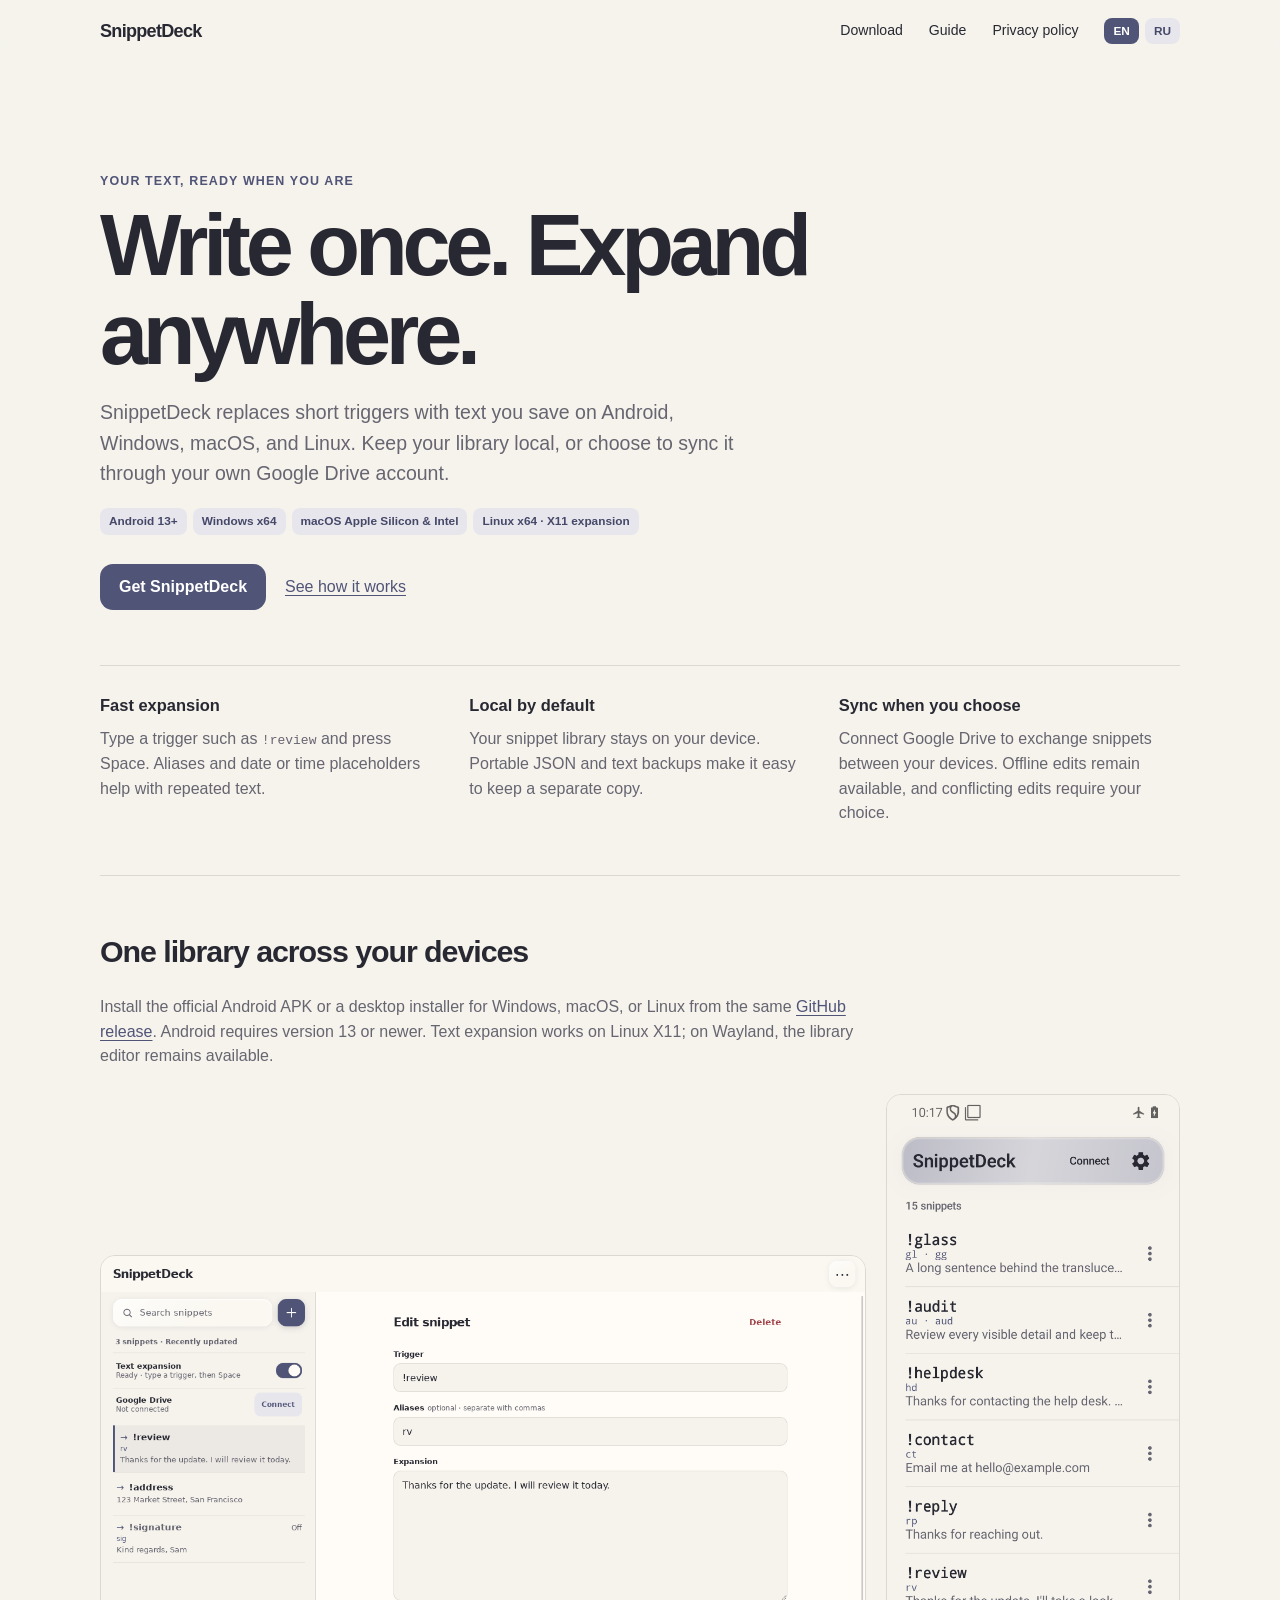
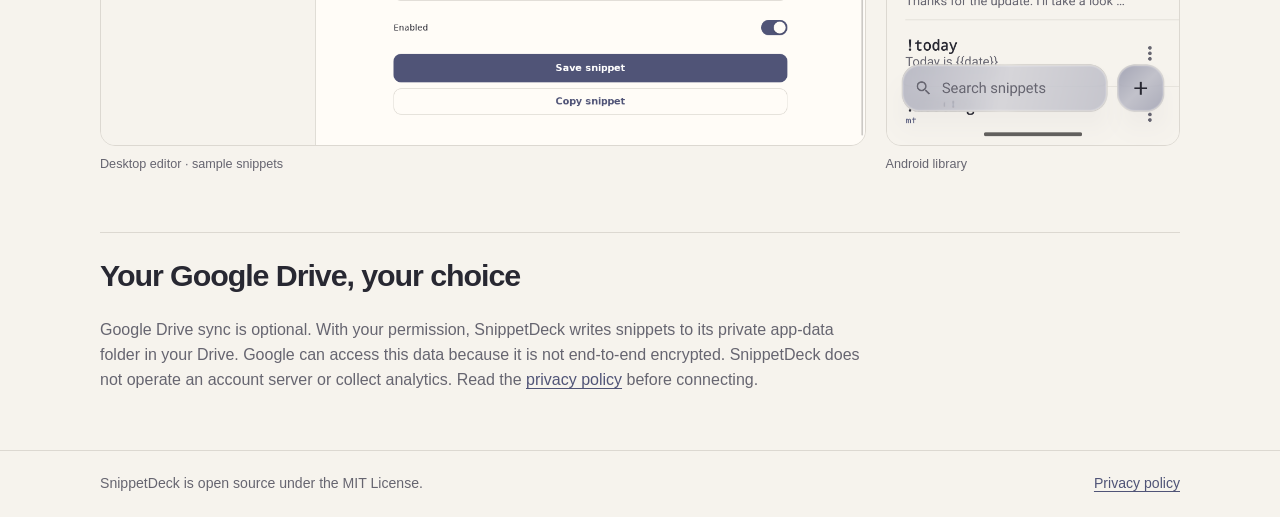
<file: docs/index.html>
<!doctype html>
<html lang="en">
<head>
  <meta charset="utf-8">
  <meta name="viewport" content="width=device-width, initial-scale=1">
  <meta name="description" content="SnippetDeck is a local-first text expander for Android, Windows, macOS and Linux with optional Google Drive sync.">
  <title>SnippetDeck — text expansion on your devices</title>
  <link rel="icon" href="./images/favicon.svg" type="image/svg+xml">
  <link rel="canonical" href="https://krablante.github.io/snippet-deck/">
  <link rel="alternate" hreflang="ru" href="https://krablante.github.io/snippet-deck/ru/">
  <link rel="stylesheet" href="./site.css">
</head>
<body>
  <header>
    <div class="wrap">
      <a class="brand" href="./">SnippetDeck</a>
      <nav aria-label="Main navigation">
        <a href="https://github.com/Krablante/snippet-deck/releases/latest">Download</a>
        <a href="https://github.com/Krablante/snippet-deck/blob/main/docs/GUIDE.md">Guide</a>
        <a href="./privacy.html">Privacy policy</a>
        <span class="language-switch" aria-label="Language"><span class="sticker active" aria-current="page">EN</span><a class="sticker" href="./ru/">RU</a></span>
      </nav>
    </div>
  </header>

  <main class="wrap">
    <section class="hero">
      <div class="eyebrow">Your text, ready when you are</div>
      <h1>Write once. Expand anywhere.</h1>
      <p class="lead">SnippetDeck replaces short triggers with text you save on Android, Windows, macOS, and Linux. Keep your library local, or choose to sync it through your own Google Drive account.</p>
      <div class="platform-tags" aria-label="Available platforms"><span class="sticker">Android 13+</span><span class="sticker">Windows x64</span><span class="sticker">macOS Apple Silicon &amp; Intel</span><span class="sticker">Linux x64 · X11 expansion</span></div>
      <div class="actions">
        <a class="button" href="https://github.com/Krablante/snippet-deck/releases/latest">Get SnippetDeck</a>
        <a href="https://github.com/Krablante/snippet-deck/blob/main/docs/GUIDE.md">See how it works</a>
      </div>
    </section>

    <section class="grid" aria-label="Features">
      <div class="panel">
        <h3>Fast expansion</h3>
        <p>Type a trigger such as <code>!review</code> and press Space. Aliases and date or time placeholders help with repeated text.</p>
      </div>
      <div class="panel">
        <h3>Local by default</h3>
        <p>Your snippet library stays on your device. Portable JSON and text backups make it easy to keep a separate copy.</p>
      </div>
      <div class="panel">
        <h3>Sync when you choose</h3>
        <p>Connect Google Drive to exchange snippets between your devices. Offline edits remain available, and conflicting edits require your choice.</p>
      </div>
    </section>

    <section class="section panel">
      <h2>One library across your devices</h2>
      <p>Install the official Android APK or a desktop installer for Windows, macOS, or Linux from the same <a href="https://github.com/Krablante/snippet-deck/releases/latest">GitHub release</a>. Android requires version 13 or newer. Text expansion works on Linux X11; on Wayland, the library editor remains available.</p>
      <div class="platform-previews">
        <figure>
          <img src="./images/desktop-editor.png" width="1280" height="820" loading="lazy" alt="SnippetDeck desktop editor showing a sample snippet library and selected snippet">
          <figcaption>Desktop editor · sample snippets</figcaption>
        </figure>
        <figure>
          <img src="./images/snippet-library.png" width="1080" height="2400" loading="lazy" alt="SnippetDeck snippet library on Android">
          <figcaption>Android library</figcaption>
        </figure>
      </div>
    </section>

    <section class="section note">
      <h2>Your Google Drive, your choice</h2>
      <p>Google Drive sync is optional. With your permission, SnippetDeck writes snippets to its private app-data folder in your Drive. Google can access this data because it is not end-to-end encrypted. SnippetDeck does not operate an account server or collect analytics. Read the <a href="./privacy.html">privacy policy</a> before connecting.</p>
    </section>
  </main>

  <footer>
    <div class="wrap">
      <p>SnippetDeck is open source under the MIT License.</p>
      <a href="./privacy.html">Privacy policy</a>
    </div>
  </footer>
</body>
</html>
</file>
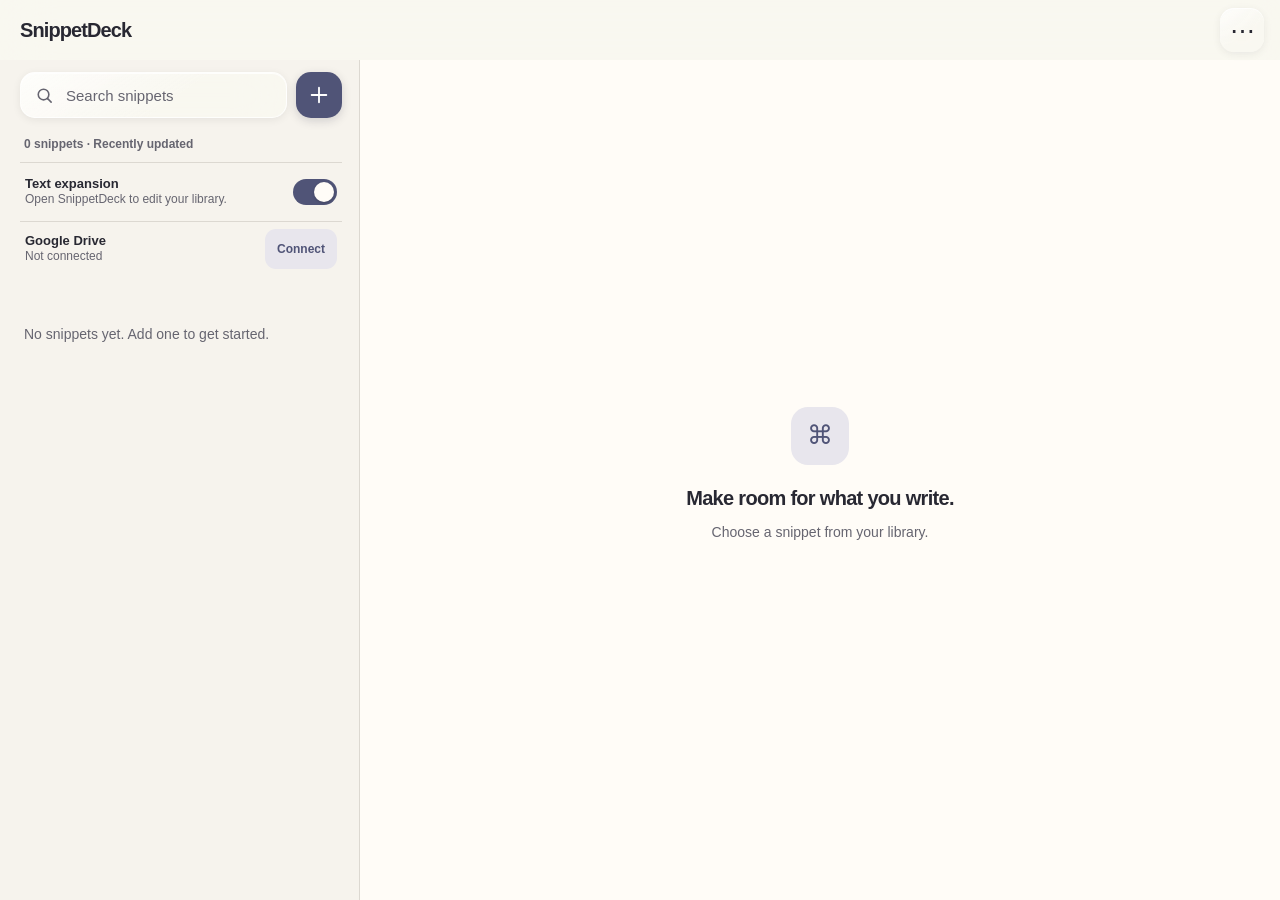
<file: desktop/ui/index.html>
<!doctype html>
<html lang="en">
<head>
  <meta charset="utf-8">
  <meta name="viewport" content="width=device-width, initial-scale=1">
  <meta name="theme-color" content="#f6f3ed">
  <title>SnippetDeck</title>
  <link rel="stylesheet" href="style.css">
  <script type="module" src="app.js"></script>
</head>
<body>
  <div class="shell">
    <header class="topbar">
      <h1>SnippetDeck</h1>
      <div class="top-actions">
        <button id="more" class="icon-button glass-button" type="button" aria-label="More options" aria-expanded="false">⋯</button>
        <div id="menu" class="menu" hidden>
          <button id="paste-snippet" type="button">Paste snippet…</button>
          <button id="import" type="button">Import backup…</button>
          <button id="export" type="button">Export backup…</button>
          <button id="replace-cloud" type="button" hidden>Use this device's library in cloud…</button>
          <button id="use-other" type="button" hidden>Use other device's library…</button>
          <button id="disconnect-sync" type="button" hidden>Disconnect Google Drive</button>
          <button id="reset-sync" type="button" hidden>Switch Google account…</button>
          <div class="menu-divider"></div>
          <button id="check-update" type="button">Check for updates</button>
          <div class="menu-divider"></div>
          <label class="menu-check"><input id="startup" type="checkbox"> Start at login</label>
          <div class="menu-divider"></div>
          <div class="menu-label">Appearance</div>
          <div class="themes" role="group" aria-label="Appearance">
            <button type="button" data-theme="white">Chalk</button>
            <button type="button" data-theme="black">Ink</button>
            <button type="button" data-theme="sepia">Parchment</button>
          </div>
        </div>
      </div>
    </header>

    <main class="workspace">
      <section class="library" aria-label="Snippet library">
        <div class="library-tools">
          <label class="search glass"><svg viewBox="0 0 24 24" aria-hidden="true"><circle cx="10.8" cy="10.8" r="6.7"/><path d="m16 16 4.4 4.4"/></svg><input id="search" type="search" placeholder="Search snippets" aria-label="Search snippets"></label>
          <button id="new" class="add-button" type="button" aria-label="Add snippet"><svg viewBox="0 0 24 24" aria-hidden="true"><path d="M12 4v16M4 12h16"/></svg></button>
        </div>
        <div id="count" class="count"></div>
        <div class="service-row">
          <div><strong>Text expansion</strong><small id="status">Starting…</small></div>
          <label class="switch" aria-label="Text expansion enabled"><input id="active" type="checkbox" checked><span></span></label>
        </div>
        <div class="service-row sync-row">
          <div><strong>Google Drive</strong><small id="sync-status">Not connected</small></div>
          <button id="sync" class="sync-button" type="button">Connect</button>
        </div>
        <div id="update-row" class="service-row update-row" hidden>
          <div><strong>SnippetDeck <span id="update-version"></span> available</strong><small id="update-status">A newer release is ready.</small></div>
          <button id="install-update" class="sync-button" type="button">Install update</button>
        </div>
        <div id="list" class="snippet-list"></div>
        <p id="empty" class="empty" hidden>No snippets yet. Add one to get started.</p>
      </section>

      <section id="editor" class="editor" aria-label="Snippet editor" hidden>
        <div class="editor-top">
          <button id="back" class="back icon-button glass-button" type="button" aria-label="Back to library">←</button>
          <h2 id="editor-title">New snippet</h2>
          <button id="delete" class="text-button danger" type="button" hidden>Delete</button>
        </div>
        <form id="form">
          <label class="field">Trigger<input id="trigger" name="trigger" required maxlength="80" autocomplete="off" spellcheck="false" placeholder="!review"></label>
          <label class="field">Aliases <span class="optional">optional · separate with commas</span><input id="aliases" name="aliases" autocomplete="off" spellcheck="false" placeholder="rv, feedback"></label>
          <label class="field">Expansion<textarea id="expansion" name="expansion" required rows="8" placeholder="Text to insert"></textarea></label>
          <label class="enabled-row"><span>Enabled</span><span class="switch"><input id="snippet-enabled" type="checkbox" checked><span></span></span></label>
          <p id="form-error" class="error" role="alert" hidden></p>
          <button class="save-button" type="submit">Save snippet</button>
          <button id="copy-snippet" class="copy-button" type="button" hidden>Copy snippet</button>
        </form>
      </section>
      <section id="welcome" class="welcome" aria-hidden="true">
        <div class="welcome-mark" aria-hidden="true">⌘</div>
        <h2>Make room for what you write.</h2>
        <p>Choose a snippet from your library.</p>
      </section>
    </main>
    <div id="notice" class="notice" role="status" hidden></div>
    <dialog id="confirm" class="confirm">
      <h2 id="confirm-title"></h2>
      <p id="confirm-message"></p>
      <form method="dialog" class="confirm-actions">
        <button type="submit" value="cancel">Cancel</button>
        <button id="confirm-action" type="submit" value="yes"></button>
      </form>
    </dialog>
    <dialog id="paste" class="confirm paste-dialog" aria-labelledby="paste-title">
      <h2 id="paste-title">Paste snippet</h2>
      <p>Paste the text copied with “For SnippetDeck”. A matching trigger or alias updates only that snippet.</p>
      <form id="paste-form">
        <label class="field">Snippet text<textarea id="paste-text" rows="5" required spellcheck="false" placeholder="SNIPPETDECK_BACKUP_V2"></textarea></label>
        <button id="paste-clipboard" class="text-button" type="button">Paste clipboard</button>
        <p id="paste-error" class="error" role="alert" hidden></p>
        <div class="confirm-actions">
          <button id="paste-cancel" type="button">Cancel</button>
          <button type="submit" class="primary-action">Review import</button>
        </div>
      </form>
    </dialog>
  </div>
</body>
</html>
</file>
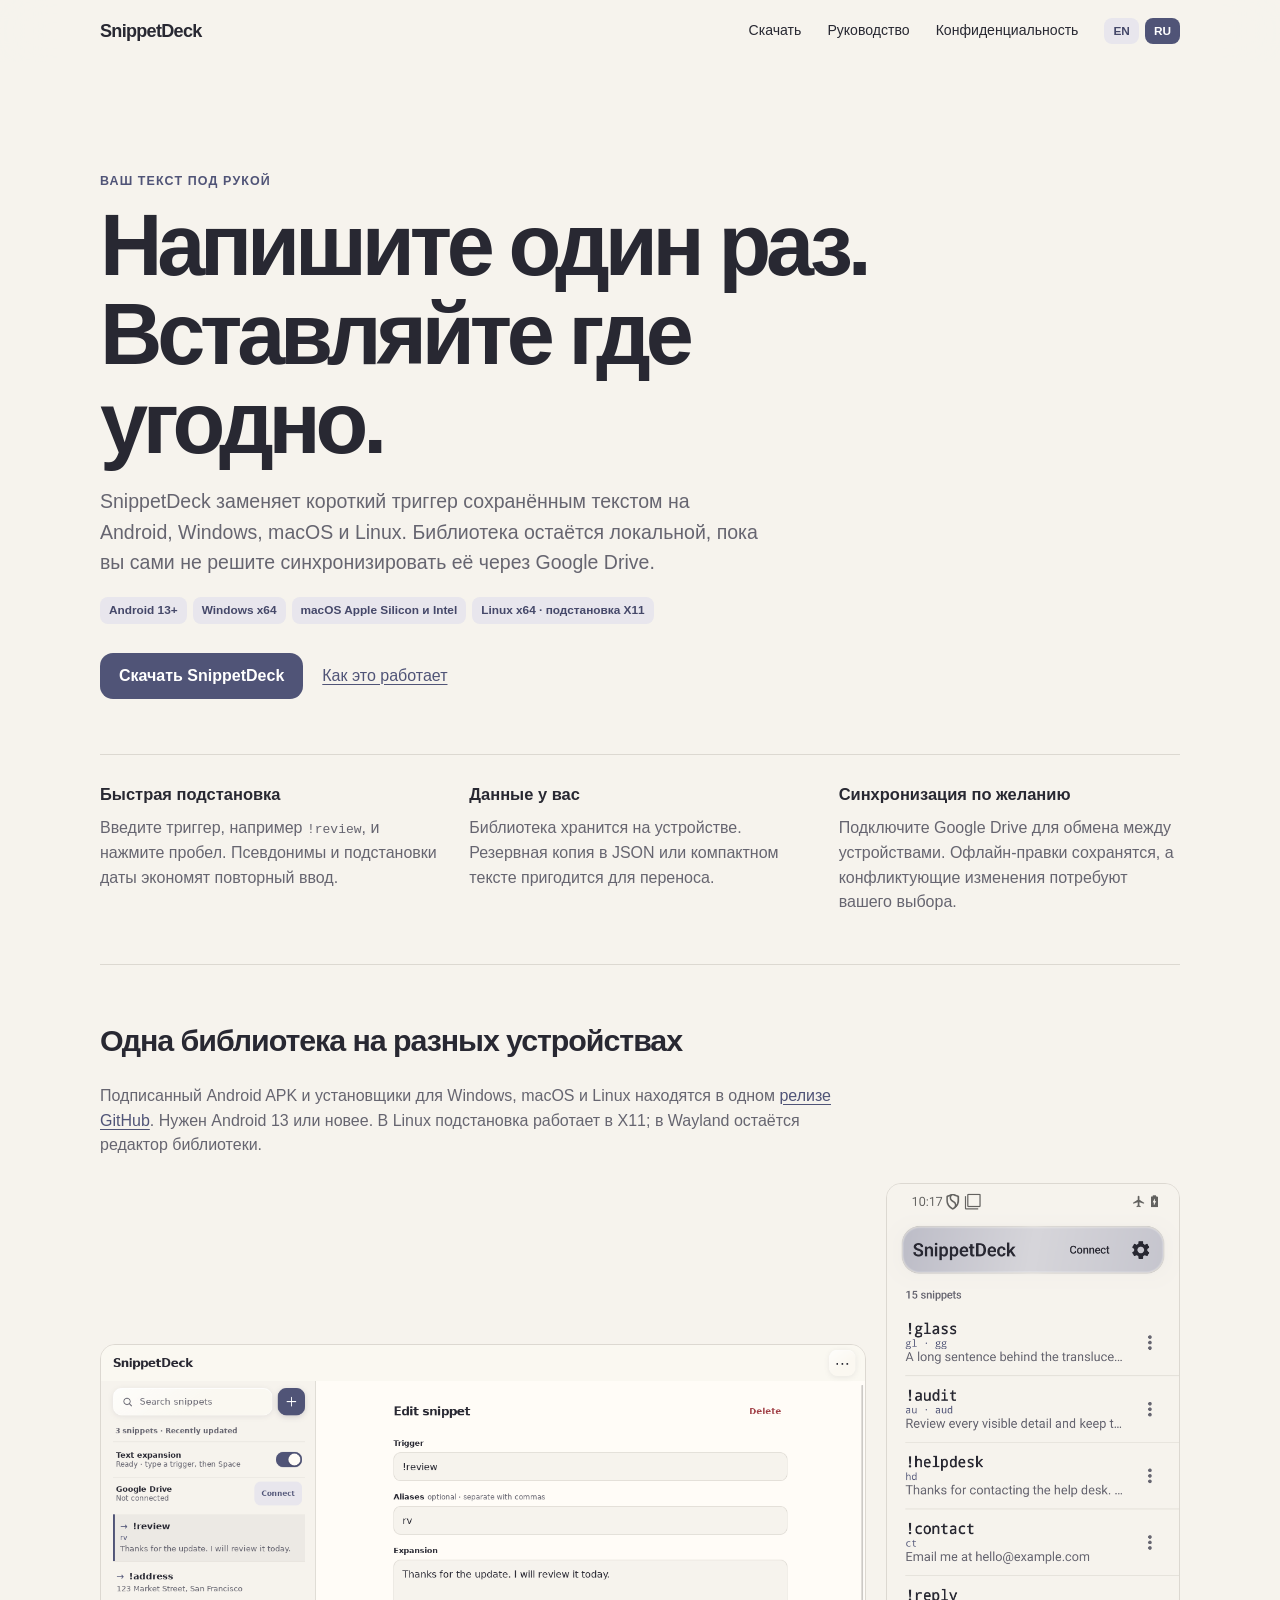
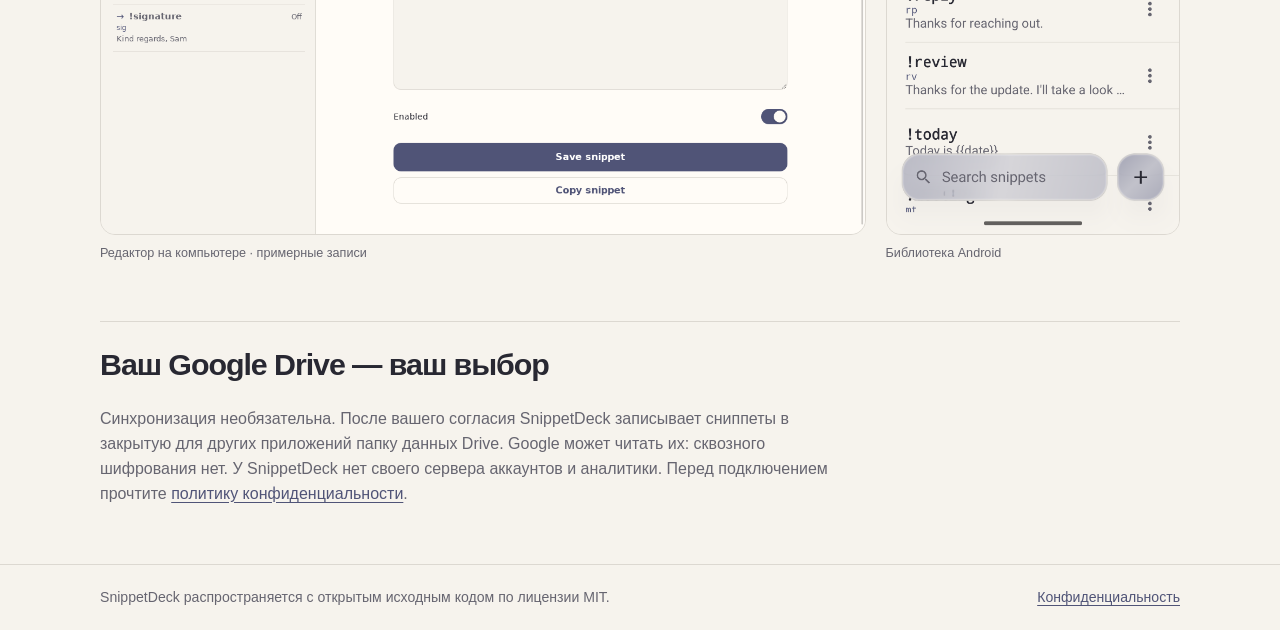
<file: docs/ru/index.html>
<!doctype html>
<html lang="ru">
<head>
  <meta charset="utf-8">
  <meta name="viewport" content="width=device-width, initial-scale=1">
  <meta name="description" content="SnippetDeck заменяет короткие триггеры сохранённым текстом на Android, Windows, macOS и Linux. Необязательная синхронизация через Google Drive.">
  <title>SnippetDeck — подстановка текста на ваших устройствах</title>
  <link rel="icon" href="../images/favicon.svg" type="image/svg+xml">
  <link rel="canonical" href="https://krablante.github.io/snippet-deck/ru/">
  <link rel="alternate" hreflang="en" href="https://krablante.github.io/snippet-deck/">
  <link rel="stylesheet" href="../site.css">
</head>
<body>
  <header>
    <div class="wrap">
      <a class="brand" href="./">SnippetDeck</a>
      <nav aria-label="Навигация">
        <a href="https://github.com/Krablante/snippet-deck/releases/latest">Скачать</a>
        <a href="https://github.com/Krablante/snippet-deck/blob/main/docs/ru/GUIDE.md">Руководство</a>
        <a href="./privacy.html">Конфиденциальность</a>
        <span class="language-switch" aria-label="Язык"><a class="sticker" href="../">EN</a><span class="sticker active" aria-current="page">RU</span></span>
      </nav>
    </div>
  </header>

  <main class="wrap">
    <section class="hero">
      <div class="eyebrow">Ваш текст под рукой</div>
      <h1>Напишите один раз. Вставляйте где угодно.</h1>
      <p class="lead">SnippetDeck заменяет короткий триггер сохранённым текстом на Android, Windows, macOS и Linux. Библиотека остаётся локальной, пока вы сами не решите синхронизировать её через Google Drive.</p>
      <div class="platform-tags" aria-label="Доступные платформы"><span class="sticker">Android 13+</span><span class="sticker">Windows x64</span><span class="sticker">macOS Apple Silicon и Intel</span><span class="sticker">Linux x64 · подстановка X11</span></div>
      <div class="actions">
        <a class="button" href="https://github.com/Krablante/snippet-deck/releases/latest">Скачать SnippetDeck</a>
        <a href="https://github.com/Krablante/snippet-deck/blob/main/docs/ru/GUIDE.md">Как это работает</a>
      </div>
    </section>

    <section class="grid" aria-label="Возможности">
      <div class="panel"><h3>Быстрая подстановка</h3><p>Введите триггер, например <code>!review</code>, и нажмите пробел. Псевдонимы и подстановки даты экономят повторный ввод.</p></div>
      <div class="panel"><h3>Данные у вас</h3><p>Библиотека хранится на устройстве. Резервная копия в JSON или компактном тексте пригодится для переноса.</p></div>
      <div class="panel"><h3>Синхронизация по желанию</h3><p>Подключите Google Drive для обмена между устройствами. Офлайн-правки сохранятся, а конфликтующие изменения потребуют вашего выбора.</p></div>
    </section>

    <section class="section panel">
      <h2>Одна библиотека на разных устройствах</h2>
      <p>Подписанный Android APK и установщики для Windows, macOS и Linux находятся в одном <a href="https://github.com/Krablante/snippet-deck/releases/latest">релизе GitHub</a>. Нужен Android 13 или новее. В Linux подстановка работает в X11; в Wayland остаётся редактор библиотеки.</p>
      <div class="platform-previews">
        <figure><img src="../images/desktop-editor.png" width="1280" height="820" loading="lazy" alt="Редактор SnippetDeck на компьютере с примерными сниппетами"><figcaption>Редактор на компьютере · примерные записи</figcaption></figure>
        <figure><img src="../images/snippet-library.png" width="1080" height="2400" loading="lazy" alt="Библиотека сниппетов на Android"><figcaption>Библиотека Android</figcaption></figure>
      </div>
    </section>

    <section class="section note">
      <h2>Ваш Google Drive — ваш выбор</h2>
      <p>Синхронизация необязательна. После вашего согласия SnippetDeck записывает сниппеты в закрытую для других приложений папку данных Drive. Google может читать их: сквозного шифрования нет. У SnippetDeck нет своего сервера аккаунтов и аналитики. Перед подключением прочтите <a href="./privacy.html">политику конфиденциальности</a>.</p>
    </section>
  </main>

  <footer><div class="wrap"><p>SnippetDeck распространяется с открытым исходным кодом по лицензии MIT.</p><a href="./privacy.html">Конфиденциальность</a></div></footer>
</body>
</html>
</file>
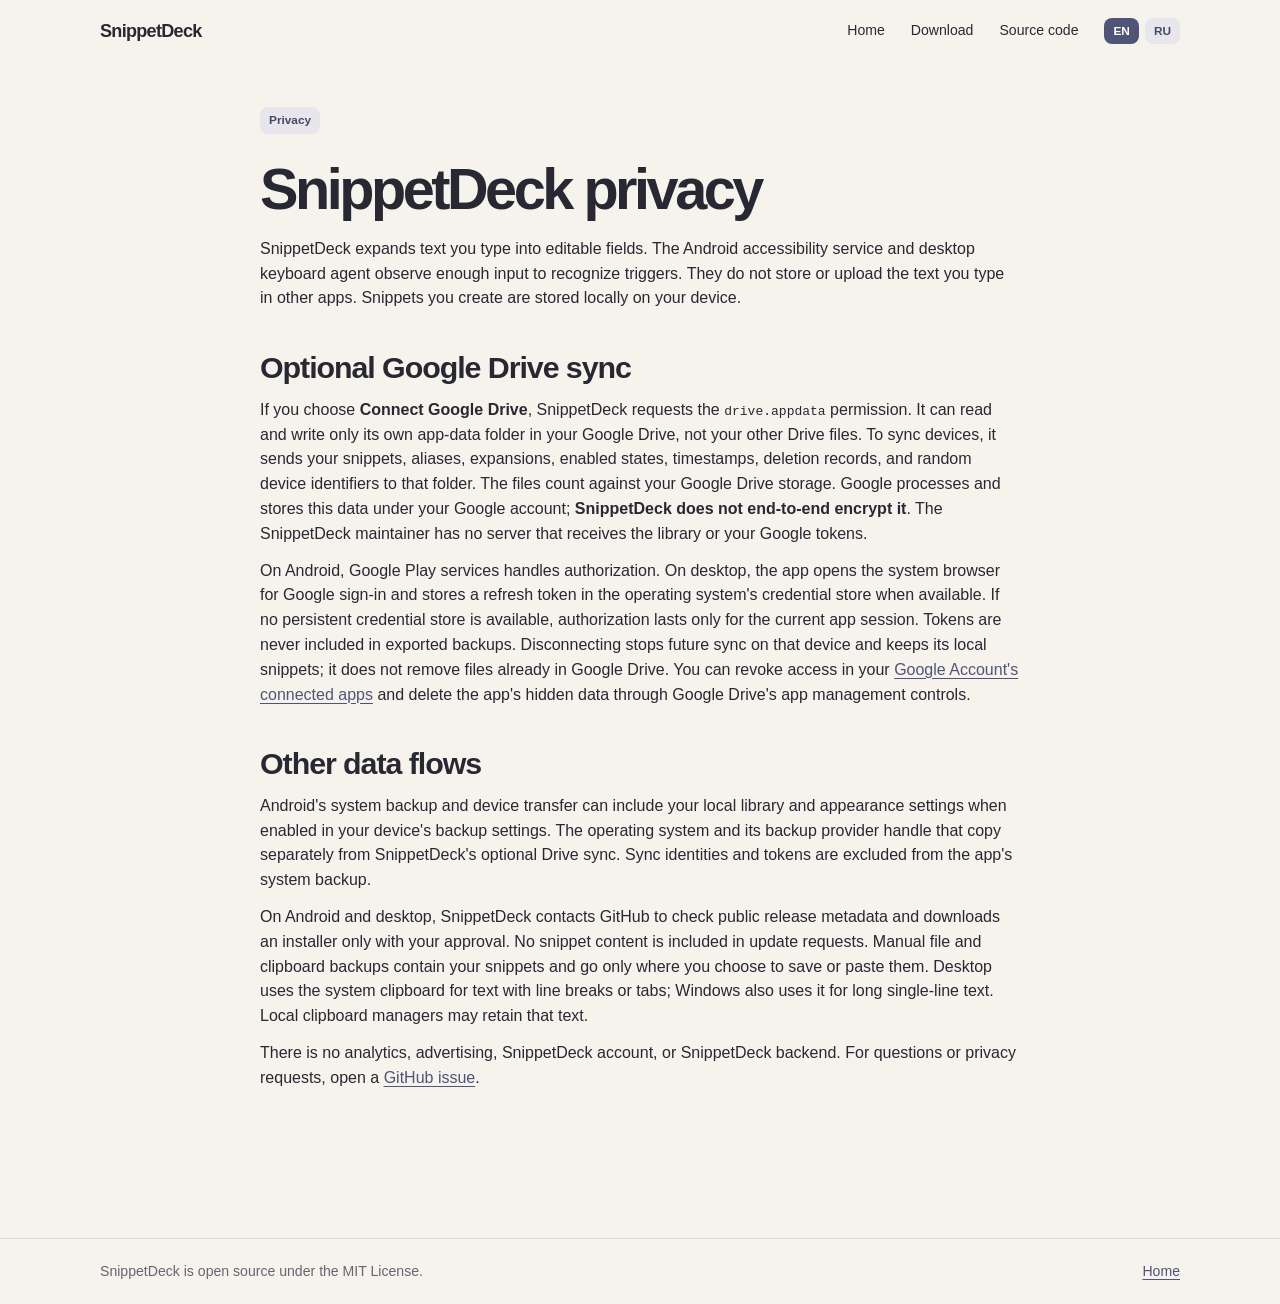
<file: docs/privacy.html>
<!doctype html>
<!-- Public rendering of ../PRIVACY.md. Update both when the data flow changes. -->
<html lang="en">
<head>
  <meta charset="utf-8">
  <meta name="viewport" content="width=device-width, initial-scale=1">
  <meta name="description" content="How SnippetDeck handles local snippets, optional Google Drive sync, updates and backups.">
  <title>Privacy policy — SnippetDeck</title>
  <link rel="icon" href="./images/favicon.svg" type="image/svg+xml">
  <link rel="canonical" href="https://krablante.github.io/snippet-deck/privacy.html">
  <link rel="alternate" hreflang="ru" href="https://krablante.github.io/snippet-deck/ru/privacy.html">
  <link rel="stylesheet" href="./site.css">
</head>
<body>
  <header>
    <div class="wrap">
      <a class="brand" href="./">SnippetDeck</a>
      <nav aria-label="Main navigation">
        <a href="./">Home</a>
        <a href="https://github.com/Krablante/snippet-deck/releases/latest">Download</a>
        <a href="https://github.com/Krablante/snippet-deck">Source code</a>
        <span class="language-switch" aria-label="Language"><span class="sticker active" aria-current="page">EN</span><a class="sticker" href="./ru/privacy.html">RU</a></span>
      </nav>
    </div>
  </header>

  <main class="wrap document">
    <span class="sticker category">Privacy</span>
    <h1>SnippetDeck privacy</h1>
    <p>SnippetDeck expands text you type into editable fields. The Android accessibility service and desktop keyboard agent observe enough input to recognize triggers. They do not store or upload the text you type in other apps. Snippets you create are stored locally on your device.</p>

    <h2>Optional Google Drive sync</h2>
    <p>If you choose <strong>Connect Google Drive</strong>, SnippetDeck requests the <code>drive.appdata</code> permission. It can read and write only its own app-data folder in your Google Drive, not your other Drive files. To sync devices, it sends your snippets, aliases, expansions, enabled states, timestamps, deletion records, and random device identifiers to that folder. The files count against your Google Drive storage. Google processes and stores this data under your Google account; <strong>SnippetDeck does not end-to-end encrypt it</strong>. The SnippetDeck maintainer has no server that receives the library or your Google tokens.</p>
    <p>On Android, Google Play services handles authorization. On desktop, the app opens the system browser for Google sign-in and stores a refresh token in the operating system's credential store when available. If no persistent credential store is available, authorization lasts only for the current app session. Tokens are never included in exported backups. Disconnecting stops future sync on that device and keeps its local snippets; it does not remove files already in Google Drive. You can revoke access in your <a href="https://myaccount.google.com/connections">Google Account's connected apps</a> and delete the app's hidden data through Google Drive's app management controls.</p>

    <h2>Other data flows</h2>
    <p>Android's system backup and device transfer can include your local library and appearance settings when enabled in your device's backup settings. The operating system and its backup provider handle that copy separately from SnippetDeck's optional Drive sync. Sync identities and tokens are excluded from the app's system backup.</p>
    <p>On Android and desktop, SnippetDeck contacts GitHub to check public release metadata and downloads an installer only with your approval. No snippet content is included in update requests. Manual file and clipboard backups contain your snippets and go only where you choose to save or paste them. Desktop uses the system clipboard for text with line breaks or tabs; Windows also uses it for long single-line text. Local clipboard managers may retain that text.</p>
    <p>There is no analytics, advertising, SnippetDeck account, or SnippetDeck backend. For questions or privacy requests, open a <a href="https://github.com/Krablante/snippet-deck/issues">GitHub issue</a>.</p>
  </main>

  <footer>
    <div class="wrap">
      <p>SnippetDeck is open source under the MIT License.</p>
      <a href="./">Home</a>
    </div>
  </footer>
</body>
</html>
</file>
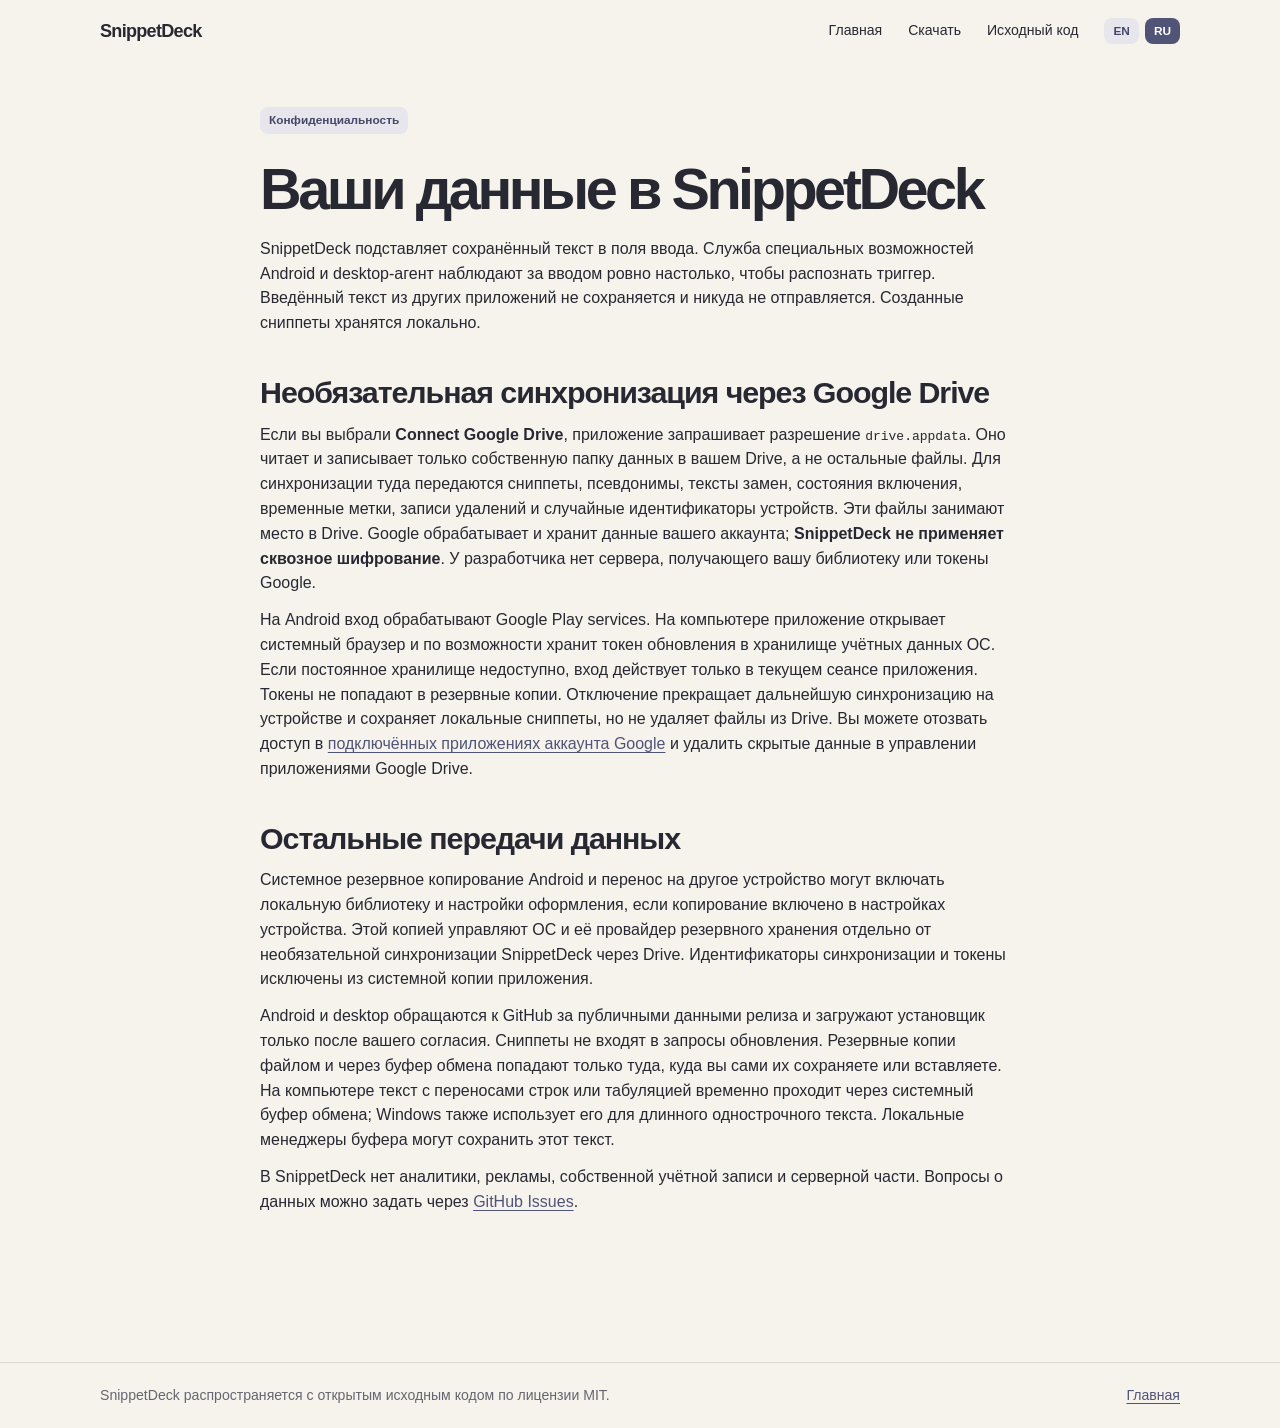
<file: docs/ru/privacy.html>
<!doctype html>
<!-- Публичная версия PRIVACY.md этого языка. Обновляйте их вместе. -->
<html lang="ru">
<head>
  <meta charset="utf-8">
  <meta name="viewport" content="width=device-width, initial-scale=1">
  <meta name="description" content="Какие данные SnippetDeck хранит локально и передаёт в Google Drive и GitHub при вашем выборе.">
  <title>Конфиденциальность — SnippetDeck</title>
  <link rel="icon" href="../images/favicon.svg" type="image/svg+xml">
  <link rel="canonical" href="https://krablante.github.io/snippet-deck/ru/privacy.html">
  <link rel="alternate" hreflang="en" href="https://krablante.github.io/snippet-deck/privacy.html">
  <link rel="stylesheet" href="../site.css">
</head>
<body>
  <header>
    <div class="wrap">
      <a class="brand" href="./">SnippetDeck</a>
      <nav aria-label="Навигация">
        <a href="./">Главная</a>
        <a href="https://github.com/Krablante/snippet-deck/releases/latest">Скачать</a>
        <a href="https://github.com/Krablante/snippet-deck">Исходный код</a>
        <span class="language-switch" aria-label="Язык"><a class="sticker" href="../privacy.html">EN</a><span class="sticker active" aria-current="page">RU</span></span>
      </nav>
    </div>
  </header>

  <main class="wrap document">
    <span class="sticker category">Конфиденциальность</span>
    <h1>Ваши данные в SnippetDeck</h1>
    <p>SnippetDeck подставляет сохранённый текст в поля ввода. Служба специальных возможностей Android и desktop-агент наблюдают за вводом ровно настолько, чтобы распознать триггер. Введённый текст из других приложений не сохраняется и никуда не отправляется. Созданные сниппеты хранятся локально.</p>

    <h2>Необязательная синхронизация через Google Drive</h2>
    <p>Если вы выбрали <strong>Connect Google Drive</strong>, приложение запрашивает разрешение <code>drive.appdata</code>. Оно читает и записывает только собственную папку данных в вашем Drive, а не остальные файлы. Для синхронизации туда передаются сниппеты, псевдонимы, тексты замен, состояния включения, временные метки, записи удалений и случайные идентификаторы устройств. Эти файлы занимают место в Drive. Google обрабатывает и хранит данные вашего аккаунта; <strong>SnippetDeck не применяет сквозное шифрование</strong>. У разработчика нет сервера, получающего вашу библиотеку или токены Google.</p>
    <p>На Android вход обрабатывают Google Play services. На компьютере приложение открывает системный браузер и по возможности хранит токен обновления в хранилище учётных данных ОС. Если постоянное хранилище недоступно, вход действует только в текущем сеансе приложения. Токены не попадают в резервные копии. Отключение прекращает дальнейшую синхронизацию на устройстве и сохраняет локальные сниппеты, но не удаляет файлы из Drive. Вы можете отозвать доступ в <a href="https://myaccount.google.com/connections">подключённых приложениях аккаунта Google</a> и удалить скрытые данные в управлении приложениями Google Drive.</p>

    <h2>Остальные передачи данных</h2>
    <p>Системное резервное копирование Android и перенос на другое устройство могут включать локальную библиотеку и настройки оформления, если копирование включено в настройках устройства. Этой копией управляют ОС и её провайдер резервного хранения отдельно от необязательной синхронизации SnippetDeck через Drive. Идентификаторы синхронизации и токены исключены из системной копии приложения.</p>
    <p>Android и desktop обращаются к GitHub за публичными данными релиза и загружают установщик только после вашего согласия. Сниппеты не входят в запросы обновления. Резервные копии файлом и через буфер обмена попадают только туда, куда вы сами их сохраняете или вставляете. На компьютере текст с переносами строк или табуляцией временно проходит через системный буфер обмена; Windows также использует его для длинного однострочного текста. Локальные менеджеры буфера могут сохранить этот текст.</p>
    <p>В SnippetDeck нет аналитики, рекламы, собственной учётной записи и серверной части. Вопросы о данных можно задать через <a href="https://github.com/Krablante/snippet-deck/issues">GitHub Issues</a>.</p>
  </main>

  <footer><div class="wrap"><p>SnippetDeck распространяется с открытым исходным кодом по лицензии MIT.</p><a href="./">Главная</a></div></footer>
</body>
</html>
</file>
<file: docs/site.css>
:root {
  color-scheme: light;
  font-family: -apple-system, BlinkMacSystemFont, "Segoe UI", sans-serif;
  color: #282832;
  background: #f6f3ed;
  font-synthesis: none;
  --ink: #282832; --muted: #666570; --accent: #505477; --line: #dcd8d1;
}
* { box-sizing: border-box; }
body { margin: 0; line-height: 1.55; }
a { color: var(--accent); text-underline-offset: 3px; }
a:hover { color: #353958; }
a:focus-visible { outline: 2px solid var(--accent); outline-offset: 4px; }
.wrap { width: min(100% - 36px, 1080px); margin-inline: auto; }
header { position: sticky; top: 0; z-index: 2; background: #f6f3ede8; backdrop-filter: blur(24px) saturate(1.2); -webkit-backdrop-filter: blur(24px) saturate(1.2); }
header .wrap { min-height: 62px; display: flex; align-items: center; justify-content: space-between; gap: 16px; }
.brand { color: var(--ink); font-weight: 750; font-size: 1.13rem; text-decoration: none; letter-spacing: -.04em; white-space: nowrap; }
nav { display: flex; align-items: center; gap: clamp(12px, 2.4vw, 26px); font-size: .88rem; }
nav > a { color: var(--ink); text-decoration: none; white-space: nowrap; }
nav > a:hover { color: var(--accent); }
.language-switch, .platform-tags { display: flex; align-items: center; flex-wrap: wrap; gap: 6px; }
.sticker { display: inline-flex; align-items: center; padding: 5px 9px; border-radius: 8px; background: #e8e6ed; color: #454869; font-size: .74rem; font-weight: 650; line-height: 1.4; text-decoration: none; white-space: nowrap; }
.sticker.active { background: var(--accent); color: #fff; }
.sticker.category { margin-bottom: 16px; }
.platform-tags { margin-top: 20px; }
.hero { padding-block: clamp(54px, 9vw, 110px) 55px; }
.eyebrow { color: var(--accent); font-size: .78rem; font-weight: 750; letter-spacing: .09em; text-transform: uppercase; }
h1 { max-width: 800px; margin: 10px 0 18px; font-size: clamp(2.6rem, 7.5vw, 5.4rem); line-height: 1.03; letter-spacing: -.06em; }
h2 { margin-top: 0; font-size: clamp(1.4rem, 3vw, 1.9rem); line-height: 1.2; letter-spacing: -.035em; }
h3 { margin: 0 0 8px; font-size: 1.03rem; }
.lead { max-width: 660px; margin: 0; font-size: clamp(1.06rem, 2vw, 1.22rem); color: var(--muted); }
.actions { display: flex; align-items: center; gap: 19px; flex-wrap: wrap; margin-top: 29px; }
.button { display: inline-block; min-height: 46px; padding: 11px 19px; border-radius: 13px; background: var(--accent); color: #fff; font-weight: 650; text-decoration: none; }
.button:hover { color: #fff; background: #393c5a; }
.panel { background: transparent; }
.grid { display: grid; grid-template-columns: repeat(3, minmax(0, 1fr)); gap: 28px; padding-block: 27px 49px; border-top: 1px solid var(--line); border-bottom: 1px solid var(--line); }
.grid p, .section p { color: var(--muted); margin: 0; }
.section { margin-block: 57px; }
.section p { max-width: 760px; }
.platform-previews { display: grid; grid-template-columns: minmax(0, 2.6fr) minmax(0, 1fr); align-items: end; gap: 20px; margin-top: 25px; }
.platform-previews figure { margin: 0; }
.platform-previews img { display: block; width: 100%; height: auto; border: 1px solid var(--line); border-radius: 15px; }
.platform-previews figcaption { margin-top: 9px; color: var(--muted); font-size: .79rem; }
.note { padding-top: 24px; border-top: 1px solid var(--line); }
.document { max-width: 760px; padding-block: 45px 80px; }
.document h1 { font-size: clamp(2.2rem, 5vw, 3.6rem); }
.document h2 { margin: 38px 0 12px; }
.document p { margin-block: 12px; }
footer { margin-top: 55px; border-top: 1px solid var(--line); color: var(--muted); font-size: .88rem; }
footer .wrap { display: flex; justify-content: space-between; gap: 18px; flex-wrap: wrap; padding-block: 22px; }
footer p { margin: 0; }
@media (max-width: 700px) {
  header .wrap { min-height: 54px; flex-wrap: wrap; padding-block: 10px; gap: 8px; }
  nav { width: 100%; gap: 13px; flex-wrap: wrap; font-size: .82rem; }
  .language-switch { margin-left: auto; }
  .hero { padding-block: 47px 40px; }
  .grid { grid-template-columns: 1fr; gap: 21px; padding-block: 24px 33px; }
  .section { margin-block: 38px; }
  .platform-previews { grid-template-columns: 1fr; }
  .platform-previews figure + figure { max-width: 205px; }
}
@media (prefers-reduced-transparency: reduce), (prefers-contrast: more) { header { background: #f6f3ed; backdrop-filter: none; -webkit-backdrop-filter: none; border-bottom: 1px solid var(--line); } }
@supports not (backdrop-filter: blur(2px)) { header { background: #f6f3ed; } }
</file>
<file: desktop/ui/style.css>
:root {
  font-family: -apple-system, BlinkMacSystemFont, "Segoe UI", sans-serif;
  color-scheme: light;
  --bg: #f6f3ed; --sheet: #fffcf7; --text: #282832; --muted: #666570;
  --line: #dcd8d1; --accent: #505477; --accent-ink: #fff; --wash: #e8e6ed;
  --hover: #ece9e4; --danger: #a03e45; --glass: #faf8f1d9; --glint: #ffffffbf;
}
:root[data-theme="black"] {
  color-scheme: dark;
  --bg: #1b1b23; --sheet: #24242d; --text: #f1eff2; --muted: #b6b3c1;
  --line: #44434e; --accent: #c8c8ee; --accent-ink: #222238; --wash: #393947;
  --hover: #32323d; --danger: #f1a6aa; --glass: #303039df; --glint: #77758655;
}
:root[data-theme="sepia"] {
  color-scheme: light;
  --bg: #eee4d5; --sheet: #f8efdf; --text: #382c2c; --muted: #6e5b58;
  --line: #d4c4b1; --accent: #714857; --accent-ink: #fffaf5; --wash: #e8d6d0;
  --hover: #e9dccb; --danger: #9c403d; --glass: #f7efdfdf; --glint: #fff9e9b0;
}
* { box-sizing: border-box; }
html { background: var(--bg); }
body { margin: 0; min-width: 320px; background: var(--bg); color: var(--text); }
button, input, textarea { font: inherit; }
button { cursor: pointer; -webkit-tap-highlight-color: transparent; }
button:focus-visible, input:focus-visible, textarea:focus-visible, .menu-check:focus-within { outline: 2px solid var(--accent); outline-offset: 2px; }
[hidden] { display: none !important; }
.shell { min-height: 100dvh; }
.topbar { position: sticky; top: 0; z-index: 4; height: 60px; display: flex; align-items: center; justify-content: space-between; padding: 0 16px 0 20px; background: var(--glass); backdrop-filter: blur(24px) saturate(1.25); -webkit-backdrop-filter: blur(24px) saturate(1.25); }
h1 { font-size: 20px; font-weight: 700; letter-spacing: -.045em; margin: 0; }
h2 { font-size: 20px; font-weight: 680; letter-spacing: -.035em; margin: 0; }
.top-actions { position: relative; }
.icon-button { width: 44px; height: 44px; padding: 0; display: inline-grid; place-items: center; color: var(--text); background: transparent; border: 0; border-radius: 14px; font-size: 25px; }
.glass-button, .glass { background: linear-gradient(145deg, var(--glint), transparent 58%), var(--glass); box-shadow: inset 0 1px 0 var(--glint), 0 2px 9px #15121d12; backdrop-filter: blur(24px) saturate(1.25); -webkit-backdrop-filter: blur(24px) saturate(1.25); }
.icon-button:hover, .icon-button[aria-expanded="true"] { background-color: var(--hover); }
.menu { position: absolute; right: 0; top: 49px; z-index: 6; width: min(270px, calc(100vw - 32px)); max-height: calc(100dvh - 70px); overflow-y: auto; border: 1px solid var(--line); border-radius: 18px; background: var(--glass); backdrop-filter: blur(32px) saturate(1.35); -webkit-backdrop-filter: blur(32px) saturate(1.35); box-shadow: inset 0 1px 0 var(--glint), 0 14px 36px #16131d25; padding: 7px; }
.menu > button { width: 100%; min-height: 44px; border: 0; background: transparent; color: var(--text); text-align: left; padding: 8px 11px; border-radius: 11px; }
.menu > button:hover, .themes button:hover { background: var(--hover); }
.menu-check { display: flex; align-items: center; gap: 10px; min-height: 44px; padding: 8px 11px; font-size: 13px; cursor: pointer; }
.menu-check input { accent-color: var(--accent); width: 18px; height: 18px; }
.menu-divider { border-top: 1px solid var(--line); margin: 6px 4px; }
.menu-label { padding: 5px 10px; color: var(--muted); font-size: 12px; }
.themes { display: flex; gap: 2px; background: var(--wash); border-radius: 11px; padding: 3px; }
.themes button { flex: 1; border: 0; color: var(--text); background: transparent; padding: 9px 2px; border-radius: 8px; font-size: 12px; }
.themes button.selected { background: var(--sheet); color: var(--accent); font-weight: 700; box-shadow: 0 1px 3px #16131d18; }
.workspace { min-height: calc(100dvh - 60px); }
.library { min-width: 0; padding: 0 14px 36px; }
.library-tools { position: sticky; top: 60px; z-index: 3; display: flex; gap: 9px; padding: 12px 0; background: linear-gradient(var(--bg) 78%, transparent); }
.search { min-width: 0; flex: 1; display: flex; align-items: center; height: 46px; gap: 10px; padding: 0 14px; border: 1px solid var(--glint); border-radius: 15px; }
.search svg, .add-button svg { width: 19px; height: 19px; fill: none; stroke: currentColor; stroke-width: 2; stroke-linecap: round; }
.search svg { color: var(--muted); flex: none; }
.search input { min-width: 0; width: 100%; height: 100%; border: 0; outline: 0; background: transparent; color: var(--text); font-size: 15px; }
input::placeholder, textarea::placeholder { color: var(--muted); opacity: 1; }
.search:focus-within { outline: 2px solid var(--accent); outline-offset: 1px; }
.add-button { width: 46px; height: 46px; flex: none; display: grid; place-items: center; border-radius: 15px; border: 0; background: var(--accent); color: var(--accent-ink); box-shadow: 0 3px 10px #2522392b; }
.add-button svg { width: 22px; height: 22px; }
.add-button:hover, .save-button:hover { filter: brightness(.94); }
.add-button:active, .save-button:active { transform: scale(.97); }
.count { padding: 7px 4px 11px; color: var(--muted); font-size: 12px; font-weight: 600; }
.service-row { display: flex; align-items: center; justify-content: space-between; gap: 12px; min-height: 54px; padding: 7px 5px; border-top: 1px solid var(--line); }
.service-row > div { min-width: 0; }
.service-row strong { display: block; font-size: 13px; font-weight: 650; }
.service-row small { display: block; margin-top: 1px; font-size: 12px; line-height: 1.3; color: var(--muted); overflow-wrap: anywhere; }
.sync-button { flex: none; min-height: 40px; border: 0; border-radius: 11px; background: var(--wash); color: var(--accent); padding: 0 12px; font-size: 12px; font-weight: 700; }
.sync-button:disabled { opacity: .55; cursor: progress; }
.update-row .sync-button { max-width: 120px; }
.switch { width: 44px; height: 44px; flex: none; display: inline-flex; position: relative; align-items: center; cursor: pointer; }
.switch input { opacity: 0; position: absolute; width: 100%; height: 100%; margin: 0; cursor: pointer; }
.switch span { width: 44px; height: 26px; border-radius: 20px; background: var(--line); transition: background .17s; }
.switch span:after { content: ""; display: block; height: 20px; width: 20px; border-radius: 50%; background: var(--sheet); margin: 3px; box-shadow: 0 1px 3px #0003; transition: transform .17s; }
.switch input:checked + span { background: var(--accent); }
.switch input:checked + span:after { transform: translateX(18px); }
.switch input:focus-visible + span { outline: 2px solid var(--accent); outline-offset: 2px; }
.snippet-list { margin-top: 8px; }
.snippet { min-width: 0; min-height: 72px; width: 100%; display: block; text-align: left; padding: 11px 6px 12px; border: 0; border-bottom: 1px solid var(--line); border-radius: 0; background: transparent; color: var(--text); }
.snippet:hover, .snippet.selected { background: var(--hover); }
.snippet.selected { box-shadow: inset 3px 0 var(--accent); padding-left: 12px; }
.snippet.disabled .snippet-trigger, .snippet.disabled .snippet-preview { color: var(--muted); }
.snippet-head { display: flex; justify-content: space-between; align-items: baseline; gap: 10px; }
.snippet-trigger { font-size: 15px; font-weight: 680; overflow: hidden; text-overflow: ellipsis; white-space: nowrap; }
.snippet-arrow { color: var(--accent); margin-right: 8px; font-weight: 400; }
.snippet-alias { margin-top: 3px; font-size: 12px; color: var(--accent); white-space: nowrap; text-overflow: ellipsis; overflow: hidden; }
.snippet-preview { margin-top: 3px; font-size: 13px; line-height: 1.35; color: var(--muted); overflow: hidden; white-space: nowrap; text-overflow: ellipsis; }
.snippet-off { font-size: 12px; color: var(--muted); }
.show-more { min-height: 44px; margin: 8px 0; background: transparent; color: var(--accent); border: 0; font-size: 13px; text-align: left; }
.empty { margin: 48px 4px; font-size: 14px; color: var(--muted); line-height: 1.5; }
.editor { min-width: 0; padding: 18px 18px 70px; background: var(--sheet); }
.editor-top { display: flex; align-items: center; gap: 4px; min-height: 48px; margin-bottom: 22px; }
.editor-top h2 { flex: 1; }
.back { margin-left: -8px; margin-right: 5px; font-size: 22px; }
.text-button { border: 0; background: transparent; color: var(--accent); min-height: 44px; padding: 0 10px; font-size: 14px; font-weight: 600; }
.danger { color: var(--danger); }
.field { display: block; margin-bottom: 19px; font-size: 13px; font-weight: 650; }
.field input, .field textarea { display: block; width: 100%; border: 1px solid var(--line); border-radius: 12px; background: var(--bg); color: var(--text); margin-top: 8px; padding: 12px 14px; font-size: 16px; font-weight: 400; }
.field input { height: 48px; }
.field textarea { min-height: 190px; resize: vertical; line-height: 1.5; }
.optional { color: var(--muted); font-size: 12px; font-weight: 400; }
.enabled-row { display: flex; justify-content: space-between; align-items: center; font-size: 14px; min-height: 52px; margin-bottom: 18px; cursor: pointer; }
.error { color: var(--danger); font-size: 13px; margin: 0 0 16px; }
.save-button { display: block; min-height: 48px; width: 100%; border: 0; border-radius: 13px; background: var(--accent); color: var(--accent-ink); font-weight: 680; }
.copy-button { width: 100%; min-height: 44px; margin-top: 10px; border: 1px solid var(--line); border-radius: 13px; background: transparent; color: var(--accent); font-weight: 600; }
.welcome { display: none; }
.notice { position: fixed; bottom: max(18px, env(safe-area-inset-bottom)); left: 50%; transform: translateX(-50%); width: max-content; max-width: calc(100vw - 32px); background: var(--text); color: var(--bg); border-radius: 12px; padding: 12px 17px; font-size: 13px; box-shadow: 0 6px 18px #0002; z-index: 8; }
.confirm { width: min(390px, calc(100vw - 32px)); max-height: calc(100dvh - 32px); overflow-y: auto; overflow-wrap: anywhere; margin: auto; padding: 24px 22px 20px; border: 1px solid var(--line); border-radius: 20px; background: var(--sheet); color: var(--text); box-shadow: 0 18px 52px #0003; }
.paste-dialog { width: min(460px, calc(100vw - 32px)); }
.paste-dialog .field textarea { min-height: 130px; max-height: 240px; font-size: 13px; }
.paste-dialog .error { margin: 10px 0; color: var(--danger); }
.paste-dialog .confirm-actions { margin-top: 16px; }
.confirm-actions button:disabled { opacity: .5; cursor: default; }
.confirm-actions .primary-action { background: var(--accent); color: var(--accent-ink); border-color: var(--accent); }
.confirm::backdrop { background: #18172190; backdrop-filter: blur(3px); }
.confirm h2 { font-size: 19px; }
.confirm p { margin: 12px 0 25px; color: var(--muted); line-height: 1.5; font-size: 14px; white-space: pre-line; }
.confirm-actions { display: flex; justify-content: flex-end; gap: 9px; }
.confirm-actions button { min-height: 44px; padding: 0 16px; border-radius: 11px; border: 1px solid var(--line); background: var(--bg); color: var(--text); }
.confirm-actions .danger-action { border-color: var(--danger); background: var(--danger); color: #fff; }
@media (max-width: 700px) {
  .shell.editing .topbar, .shell.editing .library { display: none; }
  .shell.editing .workspace { min-height: 100dvh; }
  .editor { min-height: 100dvh; padding: 10px 18px max(36px, env(safe-area-inset-bottom)); }
  .editor-top { position: sticky; top: 0; z-index: 2; margin: 0 -18px 18px; padding: 4px 18px; background: var(--glass); backdrop-filter: blur(24px); -webkit-backdrop-filter: blur(24px); }
}
@media (min-width: 701px) {
  .workspace { display: grid; grid-template-columns: minmax(300px, 360px) minmax(0, 1fr); height: calc(100dvh - 60px); min-height: 480px; }
  .library { overflow-y: auto; padding: 0 17px 40px 20px; border-right: 1px solid var(--line); }
  .library-tools { top: 0; }
  .editor { overflow-y: auto; padding: 27px clamp(26px, 6vw, 86px) 60px; }
  .editor > * { max-width: 660px; margin-left: auto; margin-right: auto; }
  .back { display: none; }
  .welcome { display: grid; align-content: center; justify-items: center; text-align: center; padding: 40px; background: var(--sheet); color: var(--muted); }
  .welcome-mark { display: grid; place-items: center; background: var(--wash); width: 58px; height: 58px; border-radius: 17px; color: var(--accent); font-size: 26px; margin-bottom: 22px; }
  .welcome h2 { color: var(--text); }
  .welcome p { font-size: 14px; }
}
@media (prefers-reduced-transparency: reduce), (prefers-contrast: more) {
  .glass, .glass-button, .topbar, .editor-top, .menu { background: var(--sheet); backdrop-filter: none; -webkit-backdrop-filter: none; box-shadow: none; border: 1px solid var(--line); }
}
@supports not (backdrop-filter: blur(2px)) { .glass, .glass-button, .topbar, .editor-top, .menu { background: var(--sheet); } }
@media (prefers-reduced-motion: reduce) { *, *::before, *::after { transition: none !important; scroll-behavior: auto !important; } }
</file>
